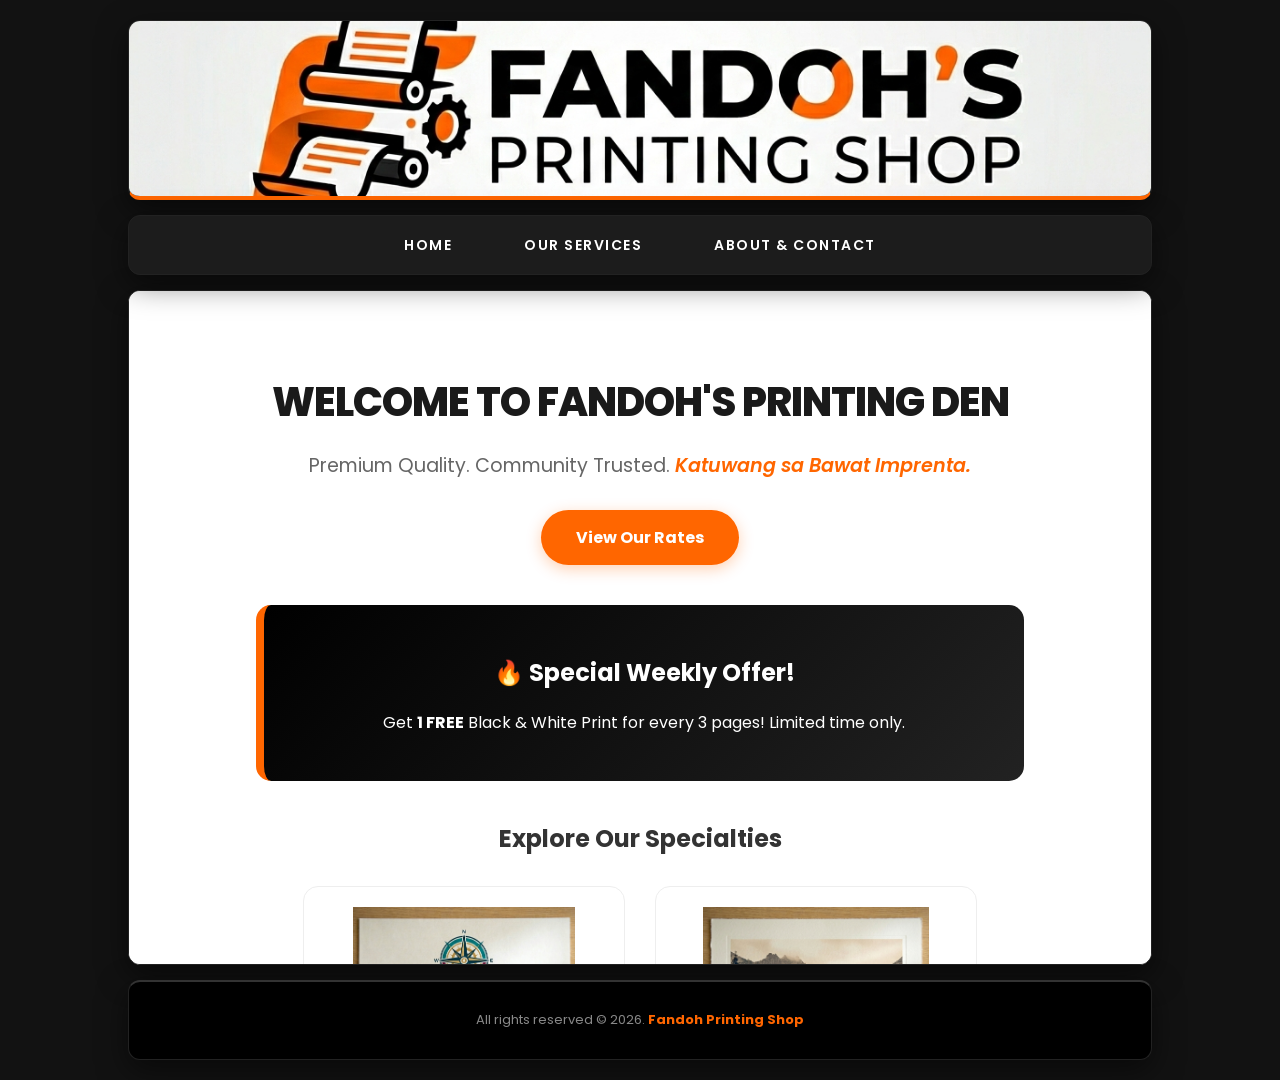
<file: index.html>
<!DOCTYPE html>
<html lang="en">
    <head>
        <meta charset="UTF-8">
        <meta name="viewport" content="width=device-width, initial-scale=1.0">
        <title>Fandoh Printing Shop | Quality Prints in Cebu</title>
        <link rel="stylesheet" href="style.css">
        <link href="https://fonts.googleapis.com/css2?family=Poppins:wght@400;600;700&display=swap" rel="stylesheet">
    </head>
    <body>

        <header class="header">
            <img src="images/head.png" alt="Fandoh Printing Shop Banner">
        </header>

        <nav id="nav">
            <a href="home.html" target="mainframe">Home</a>
            <a href="products.html" target="mainframe">Our Services</a>
            <a href="about.html" target="mainframe">About & Contact</a>
        </nav>

        <main class="main">
            <iframe src="home.html" name="mainframe" title="Fandoh Shop Content"></iframe>
        </main>
    
        <footer class="footer">
            <p>All rights reserved &copy; 2026. <strong>Fandoh Printing Shop</strong></p>
        </footer>

    </body>
</html>
</file>
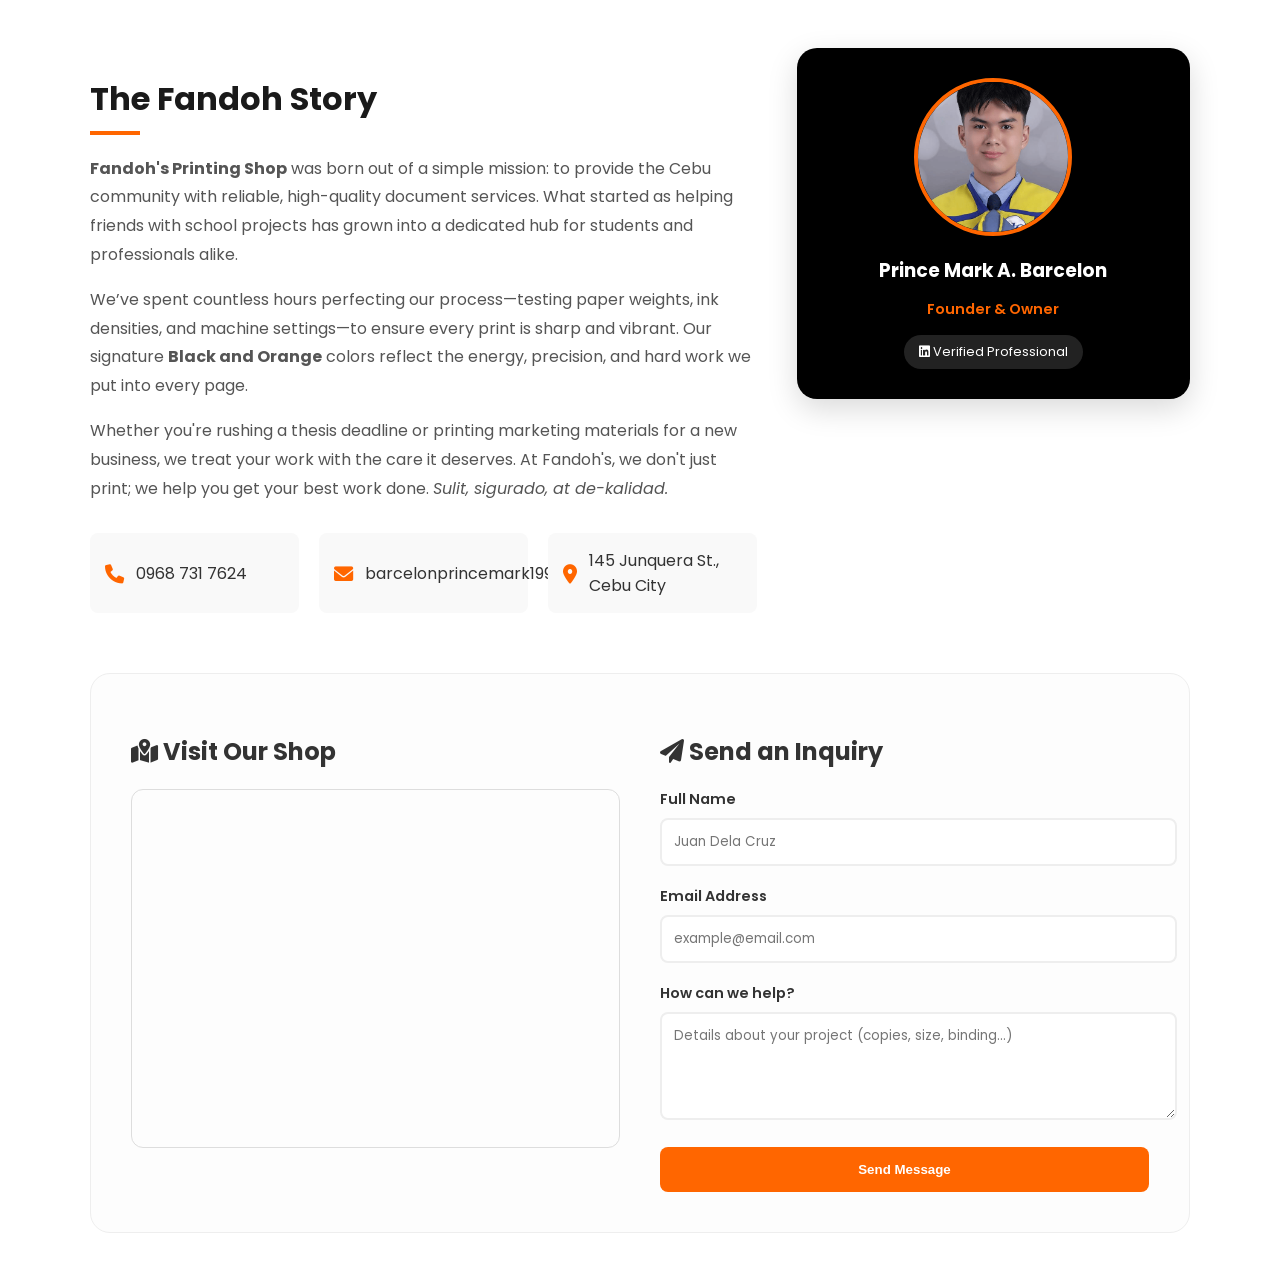
<file: about.html>
<!DOCTYPE html>
    <html lang="en">
    <head>
        <meta charset="UTF-8">
        <title>About Us | Fandoh Printing Shop</title>
        <link rel="stylesheet" href="styleabout.css">
        <link href="https://fonts.googleapis.com/css2?family=Poppins:wght@400;600;700&display=swap" rel="stylesheet">
        <link rel="stylesheet" href="https://cdnjs.cloudflare.com/ajax/libs/font-awesome/6.0.0/css/all.min.css">
    </head>
    <body>
        <div class="about-wrapper">
        
            <section class="main-about">
                <div class="story">
                    <h2 class="section-title">The Fandoh Story</h2>
                    <div class="story-content">
                        <p>
                            <strong>Fandoh's Printing Shop</strong> was born out of a simple mission: to provide the Cebu community with reliable, high-quality document services. What started as helping friends with school projects has grown into a dedicated hub for students and professionals alike.
                        </p>
                        <p>
                            We’ve spent countless hours perfecting our process—testing paper weights, ink densities, and machine settings—to ensure every print is sharp and vibrant. Our signature <strong>Black and Orange</strong> colors reflect the energy, precision, and hard work we put into every page.
                        </p>
                        <p>
                            Whether you're rushing a thesis deadline or printing marketing materials for a new business, we treat your work with the care it deserves. At Fandoh's, we don't just print; we help you get your best work done. <em>Sulit, sigurado, at de-kalidad.</em>
                        </p>
                    </div>

                    <div class="contact-info-grid">
                        <div class="info-item">
                            <i class="fas fa-phone"></i>
                            <span>0968 731 7624</span>
                        </div>
                        <div class="info-item">
                            <i class="fas fa-envelope"></i>
                            <span>barcelonprincemark199@gmail.com</span>
                        </div>
                        <div class="info-item">
                            <i class="fas fa-location-dot"></i>
                            <span>145 Junquera St., Cebu City</span>
                        </div>
                    </div>
                </div>

                <div class="prof-card">
                    <div class="image-container">
                        <img src="images/founder.png" alt="Founder of Fandoh's">
                    </div>
                    <h3>Prince Mark A. Barcelon</h3>
                    <p class="title">Founder & Owner</p>
                    <div class="badge">
                        <i class="fab fa-linkedin"></i> Verified Professional
                    </div>
                </div>
            </section>

            <section class="maps-inquiry">
                <div class="map-container">
                    <h2><i class="fas fa-map-marked-alt"></i> Visit Our Shop</h2>
                    <div class="map-frame">
                        <iframe 
                            src="https://www.google.com/maps/embed?pb=!1m18!1m12!1m3!1d3925.358245228!2d123.8973!3d10.3015!2m3!1f0!2f0!3f0!3m2!1i1024!2i768!4f13.1!3m3!1m2!1s0x0%3A0x0!2zMTDCsDE4JzA1LjQiTiAxMjPCsDUzJzUwLjMiRQ!5e0!3m2!1sen!2sph!4v1647000000000!5m2!1sen!2sph" 
                            width="100%" height="350" style="border:0;" allowfullscreen="" loading="lazy">
                        </iframe>
                    </div>
                </div>

                <div class="inquiry-container">
                    <h2><i class="fas fa-paper-plane"></i> Send an Inquiry</h2>
                    <form class="form">
                        <div class="input-group">
                            <label>Full Name</label>
                            <input type="text" name="name" placeholder="Juan Dela Cruz" required>
                        </div>

                        <div class="input-group">
                            <label>Email Address</label>
                            <input type="email" name="email" placeholder="example@email.com" required>
                        </div>

                        <div class="input-group">
                            <label>How can we help?</label>
                            <textarea name="message" placeholder="Details about your project (copies, size, binding...)" rows="4"></textarea>
                        </div>

                        <button type="submit" class="submit-btn">Send Message</button>
                    </form>
                </div>
            </section>
        </div>
    </body>
</html>
</file>
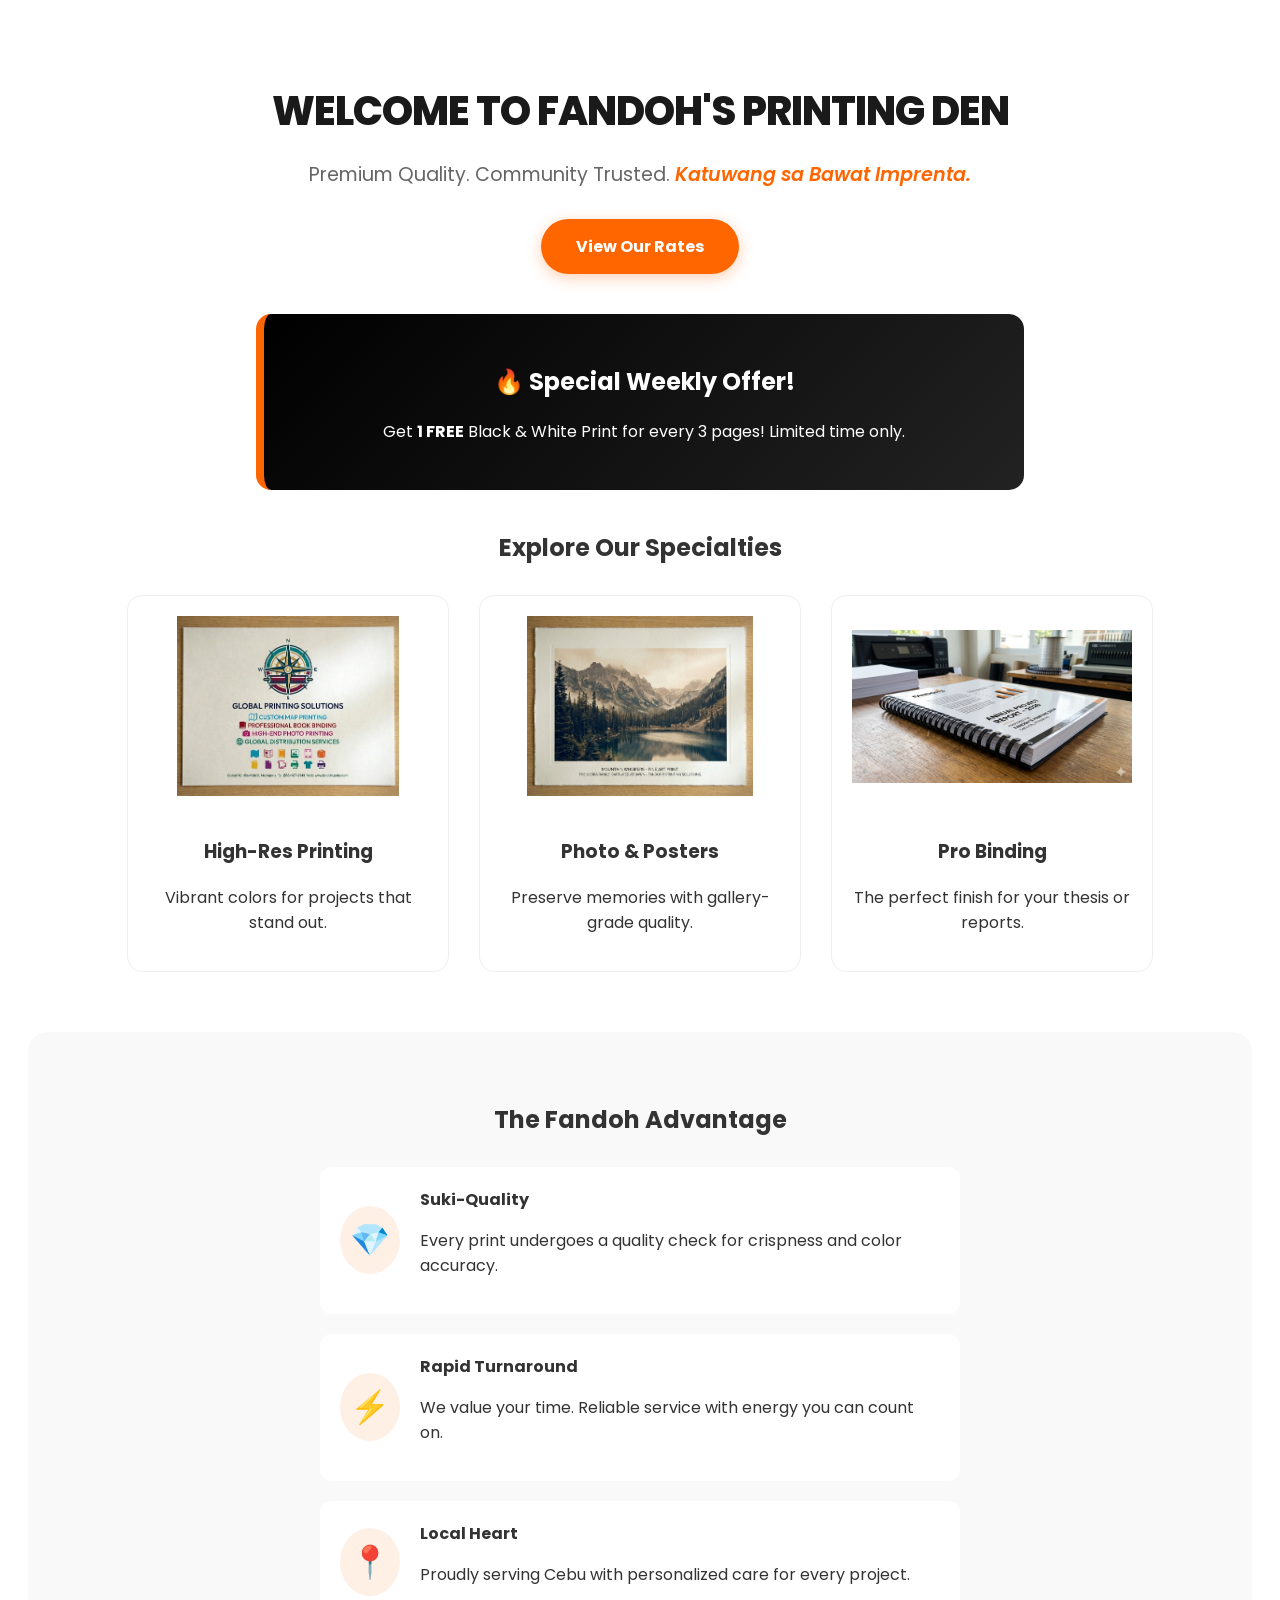
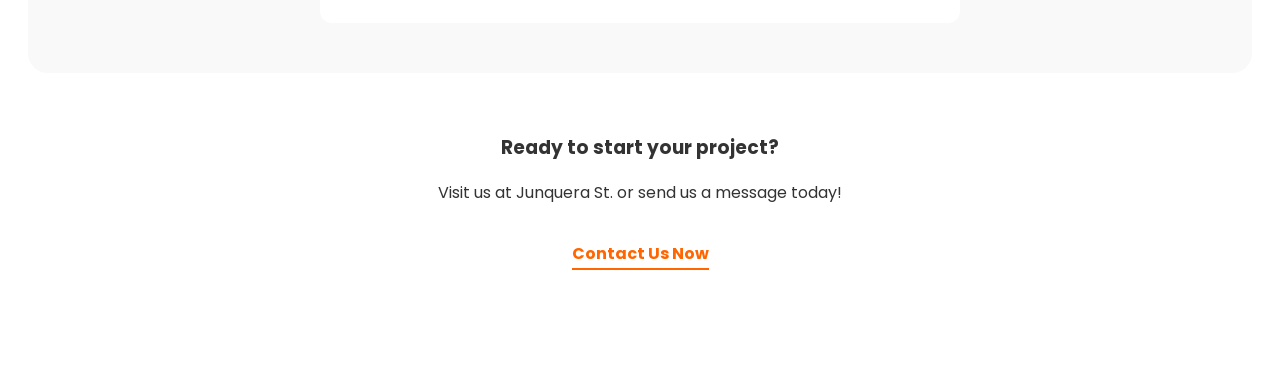
<file: home.html>
<!DOCTYPE html>
<html lang="en">
    <head>
        <meta charset="UTF-8">
        <title>Home | Fandoh Printing Shop</title>
        <link rel="stylesheet" href="stylehome.css">
        <link href="https://fonts.googleapis.com/css2?family=Poppins:wght@400;600;800&display=swap" rel="stylesheet">
    </head>
    <body>
        <div class="home-container">
            <section class="hero">
                <h1>WELCOME TO FANDOH'S PRINTING DEN</h1>
                <p class="tagline">Premium Quality. Community Trusted. <span>Katuwang sa Bawat Imprenta.</span></p>
                <a href="products.html" class="cta-button">View Our Rates</a>
            </section>

            <section class="promo-box">
                <h2>🔥 Special Weekly Offer!</h2>
                <p>Get <strong>1 FREE</strong> Black & White Print for every 3 pages! Limited time only.</p>
            </section>

            <section class="specialties">
                <h2>Explore Our Specialties</h2>
                <div class="product-grid">
                    <div class="card">
                        <img src="images/colored.png" alt="Colored Bondpaper">
                        <h3>High-Res Printing</h3>
                        <p>Vibrant colors for projects that stand out.</p>
                    </div>
                    <div class="card">
                        <img src="images/photo-poster.png" alt="Photo Poster">
                        <h3>Photo & Posters</h3>
                        <p>Preserve memories with gallery-grade quality.</p>
                    </div>
                    <div class="card">
                        <img src="images/binding.png" alt="Document Binding">
                        <h3>Pro Binding</h3>
                        <p>The perfect finish for your thesis or reports.</p>
                    </div>
                </div>
            </section>

            <section class="advantage">
                <h2>The Fandoh Advantage</h2>
                <div class="features">
                    <div class="feat-item">
                        <span class="icon">💎</span>
                        <div>
                            <strong>Suki-Quality</strong>
                            <p>Every print undergoes a quality check for crispness and color accuracy.</p>
                        </div>
                    </div>
                    <div class="feat-item">
                        <span class="icon">⚡</span>
                        <div>
                            <strong>Rapid Turnaround</strong>
                            <p>We value your time. Reliable service with energy you can count on.</p>
                        </div>
                    </div>
                    <div class="feat-item">
                        <span class="icon">📍</span>
                        <div>
                            <strong>Local Heart</strong>
                            <p>Proudly serving Cebu with personalized care for every project.</p>
                        </div>
                    </div>
                </div>
            </section>
        
            <section class="final-cta">
                <h3>Ready to start your project?</h3>
                <p>Visit us at Junquera St. or send us a message today!</p>
                <a href="about.html" class="secondary-btn">Contact Us Now</a>
            </section>
        </div>
    </body>
</html>
</file>
<file: style.css>
/* --- GLOBAL RESET --- */
* {
    margin: 0;
    padding: 0;
    box-sizing: border-box;
}

body {
    background-color: #121212; /* Deep dark background outside the boxes */
    font-family: 'Poppins', sans-serif;
    color: #333;
    line-height: 1.6;
    padding: 20px 0;
}

/* --- THE MAIN CONTAINER --- */
/* Keeps all sections aligned at 80% width */
.header, #nav, .main, .footer {
    width: 80%;
    margin-left: 10%;
    margin-right: 10%;
    border-radius: 12px;
    border: 1px solid #222;
    box-shadow: 0 10px 30px rgba(0, 0, 0, 0.5);
}

/* --- HEADER SECTION --- */
.header {
    height: 180px;
    background-color: #000;
    overflow: hidden;
    margin-bottom: 15px;
    display: flex;
    align-items: center;
    justify-content: center;
    border-bottom: 4px solid #FF6600; /* Signature Brand Line */
}

.header img {
    width: 100%;
    height: 100%;
    object-fit: cover;
    transition: transform 0.8s ease;
}

.header:hover img {
    transform: scale(1.05); /* Subtle zoom when hovering over the banner */
}

/* --- NAVIGATION BAR --- */
#nav {
    background: rgba(30, 30, 30, 0.95);
    backdrop-filter: blur(10px); /* Modern frosted glass effect */
    height: 60px;
    display: flex;
    justify-content: center;
    align-items: center;
    gap: 40px;
    margin-bottom: 15px;
    position: sticky;
    top: 10px;
    z-index: 100;
}

#nav a {
    color: #ffffff;
    text-decoration: none;
    font-weight: 600;
    text-transform: uppercase;
    letter-spacing: 1.5px;
    font-size: 14px;
    transition: 0.3s;
    padding: 8px 16px;
    border-radius: 6px;
}

#nav a:hover {
    color: #FF6600;
    background: rgba(255, 102, 0, 0.1);
}

/* --- MAIN CONTENT AREA (IFRAME) --- */
.main {
    height: 75vh; /* Responsive height based on screen size */
    background-color: #ffffff;
    overflow: hidden; /* Keeps iframe corners rounded */
}

.main iframe {
    width: 100%;
    height: 100%;
    border: none;
}

/* --- FOOTER SECTION --- */
.footer {
    margin-top: 15px;
    height: 80px;
    background-color: #000;
    display: flex;
    flex-direction: column;
    justify-content: center;
    align-items: center;
    color: #888;
    font-size: 13px;
    border-top: 2px solid #333;
}

.footer p strong {
    color: #FF6600;
}

/* --- MOBILE RESPONSIVENESS --- */
@media (max-width: 1024px) {
    .header, #nav, .main, .footer {
        width: 95%;
        margin-left: 2.5%;
        margin-right: 2.5%;
    }
}

@media (max-width: 600px) {
    #nav {
        gap: 15px;
    }
    #nav a {
        font-size: 12px;
        padding: 5px 10px;
    }
}
</file>
<file: styleabout.css>
/* --- GLOBAL LAYOUT --- */
body {
    background-color: #ffffff;
    font-family: 'Poppins', sans-serif;
    color: #333;
    padding: 40px 5%;
}

.about-wrapper {
    max-width: 1100px;
    margin: 0 auto;
}

/* --- STORY & PROFILE SECTION --- */
.main-about {
    display: flex;
    gap: 40px;
    align-items: flex-start;
    margin-bottom: 60px;
}

.story {
    flex: 2;
}

.section-title {
    font-size: 2rem;
    color: #1a1a1a;
    margin-bottom: 20px;
    position: relative;
}

.section-title::after {
    content: '';
    display: block;
    width: 50px;
    height: 4px;
    background: #FF6600;
    margin-top: 8px;
}

.story-content p {
    margin-bottom: 15px;
    line-height: 1.8;
    color: #555;
}

/* --- CONTACT GRID --- */
.contact-info-grid {
    display: grid;
    grid-template-columns: repeat(auto-fit, minmax(200px, 1fr));
    gap: 20px;
    margin-top: 30px;
}

.info-item {
    background: #f9f9f9;
    padding: 15px;
    border-radius: 8px;
    display: flex;
    align-items: center;
    gap: 12px;
}

.info-item i {
    color: #FF6600;
    font-size: 1.2rem;
}

/* --- FOUNDER CARD --- */
.prof-card {
    flex: 1;
    background: #000;
    color: white;
    padding: 30px;
    border-radius: 20px;
    text-align: center;
    box-shadow: 0 10px 30px rgba(0,0,0,0.15);
}

.image-container {
    width: 150px;
    height: 150px;
    margin: 0 auto 20px auto;
    border-radius: 50%;
    overflow: hidden;
    border: 4px solid #FF6600;
}

.image-container img {
    width: 100%;
    height: 100%;
    object-fit: cover;
}

.prof-card h3 {
    margin-bottom: 5px;
}

.prof-card .title {
    color: #FF6600;
    font-weight: 600;
    font-size: 0.9rem;
    margin-bottom: 15px;
}

.badge {
    background: #222;
    padding: 8px 15px;
    border-radius: 50px;
    font-size: 0.8rem;
    display: inline-block;
}

/* --- MAP & FORM SECTION --- */
.maps-inquiry {
    display: grid;
    grid-template-columns: 1fr 1fr;
    gap: 40px;
    background: #fdfdfd;
    padding: 40px;
    border-radius: 20px;
    border: 1px solid #eee;
}

.map-frame {
    border-radius: 12px;
    overflow: hidden;
    margin-top: 20px;
    border: 1px solid #ddd;
}

/* --- FORM STYLING --- */
.inquiry-container h2 {
    margin-bottom: 20px;
}

.input-group {
    margin-bottom: 20px;
}

.input-group label {
    display: block;
    font-weight: 600;
    margin-bottom: 8px;
    font-size: 0.9rem;
}

.input-group input, .input-group textarea {
    width: 100%;
    padding: 12px;
    border: 2px solid #eee;
    border-radius: 8px;
    font-family: inherit;
    transition: 0.3s;
}

.input-group input:focus, .input-group textarea:focus {
    border-color: #FF6600;
    outline: none;
    background: #fffafa;
}

.submit-btn {
    background: #FF6600;
    color: white;
    border: none;
    padding: 15px 30px;
    border-radius: 8px;
    font-weight: 700;
    cursor: pointer;
    width: 100%;
    transition: 0.3s;
}

.submit-btn:hover {
    background: #000;
    transform: translateY(-2px);
}

/* --- MOBILE RESPONSIVENESS --- */
@media (max-width: 850px) {
    .main-about, .maps-inquiry {
        grid-template-columns: 1fr;
        display: block;
    }
    .prof-card {
        margin-top: 40px;
    }
    .inquiry-container {
        margin-top: 40px;
    }
}
</file>
<file: stylehome.css>
/* --- HERO SECTION --- */
body {
    background-color: #ffffff;
    font-family: 'Poppins', sans-serif;
    color: #333;
    padding: 40px 20px;
    text-align: center;
}

.hero h1 {
    font-size: 2.5rem;
    font-weight: 800;
    color: #1a1a1a;
    margin-bottom: 10px;
    text-transform: uppercase;
    letter-spacing: -1px;
}

.tagline {
    font-size: 1.2rem;
    color: #666;
    margin-bottom: 30px;
}

.tagline span {
    color: #FF6600; /* Highlighting the Cebuano text */
    font-weight: 600;
    font-style: italic;
}

.cta-button {
    display: inline-block;
    background-color: #FF6600;
    color: white;
    padding: 15px 35px;
    text-decoration: none;
    border-radius: 50px;
    font-weight: 700;
    transition: 0.3s;
    box-shadow: 0 4px 15px rgba(255, 102, 0, 0.3);
}

.cta-button:hover {
    background-color: #000;
    transform: scale(1.05);
}

/* --- PROMO BOX --- */
.promo-box {
    background: linear-gradient(135deg, #000 0%, #222 100%);
    color: white;
    padding: 30px;
    border-radius: 15px;
    margin: 40px auto;
    max-width: 700px;
    border-left: 8px solid #FF6600;
    animation: pulse 2s infinite; /* Attention grabber */
}

@keyframes pulse {
    0% { transform: scale(1); }
    50% { transform: scale(1.02); }
    100% { transform: scale(1); }
}

/* --- PRODUCT GRID --- */
.product-grid {
    display: flex;
    justify-content: center;
    gap: 30px;
    flex-wrap: wrap;
    margin-top: 30px;
}

.card {
    background: #fff;
    border: 1px solid #eee;
    padding: 20px;
    border-radius: 15px;
    width: 280px;
    transition: 0.4s;
}

.card img {
    width: 100%;
    height: 180px;
    object-fit: contain;
    margin-bottom: 15px;
}

.card:hover {
    box-shadow: 0 15px 30px rgba(0,0,0,0.1);
    transform: translateY(-10px);
}

/* --- ADVANTAGE SECTION --- */
.advantage {
    background-color: #f9f9f9;
    padding: 50px 20px;
    margin-top: 60px;
    border-radius: 20px;
}

.features {
    display: flex;
    flex-direction: column;
    align-items: center;
    gap: 20px;
    margin-top: 30px;
}

.feat-item {
    display: flex;
    align-items: center;
    text-align: left;
    gap: 20px;
    max-width: 600px;
    background: white;
    padding: 20px;
    border-radius: 12px;
    width: 100%;
}

.icon {
    font-size: 2rem;
    background: #fff0e6;
    padding: 10px;
    border-radius: 50%;
}

/* --- FINAL CTA --- */
.final-cta {
    margin: 60px 0;
}

.secondary-btn {
    display: inline-block;
    margin-top: 20px;
    color: #FF6600;
    text-decoration: none;
    font-weight: 700;
    border-bottom: 2px solid #FF6600;
    padding-bottom: 2px;
}
</file>
